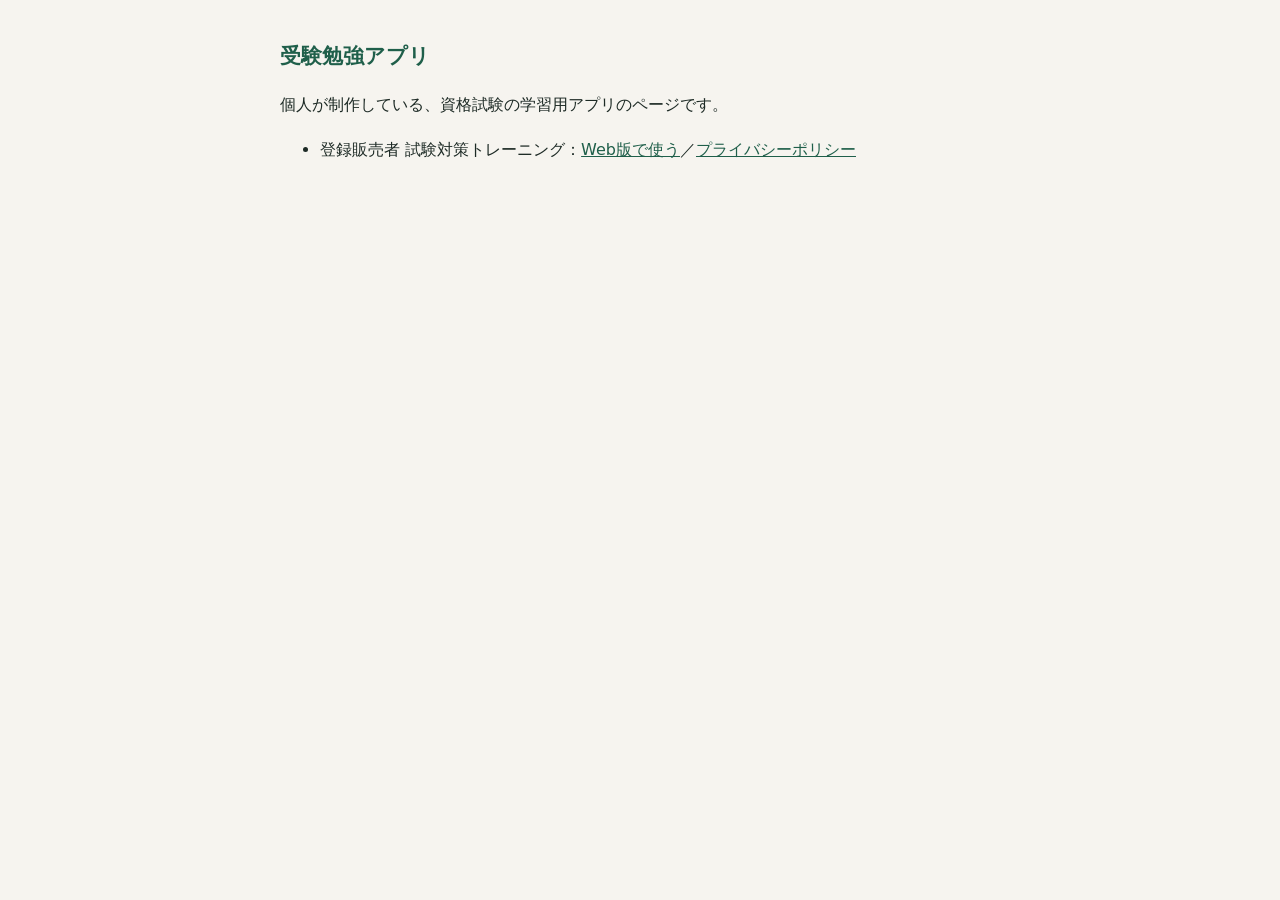
<file: index.html>
<!doctype html>
<html lang="ja">
<head>
<meta charset="utf-8">
<meta name="viewport" content="width=device-width, initial-scale=1">
<title>受験勉強アプリ</title>
<style>
  body { margin:0; background:#f6f4ef; color:#1d2a25; font-family:system-ui,-apple-system,"Hiragino Sans","Noto Sans JP",sans-serif; line-height:1.8; }
  main { max-width:720px; margin:0 auto; padding:24px 16px 48px; }
  h1 { font-size:1.3rem; color:#1f5f4a; }
  a { color:#1f5f4a; }
</style>
</head>
<body>
<main>
  <h1>受験勉強アプリ</h1>
  <p>個人が制作している、資格試験の学習用アプリのページです。</p>
  <ul>
    <li>登録販売者 試験対策トレーニング：<a href="touroku/app/">Web版で使う</a>／<a href="touroku/privacy.html">プライバシーポリシー</a></li>
  </ul>
</main>
</body>
</html>
</file>
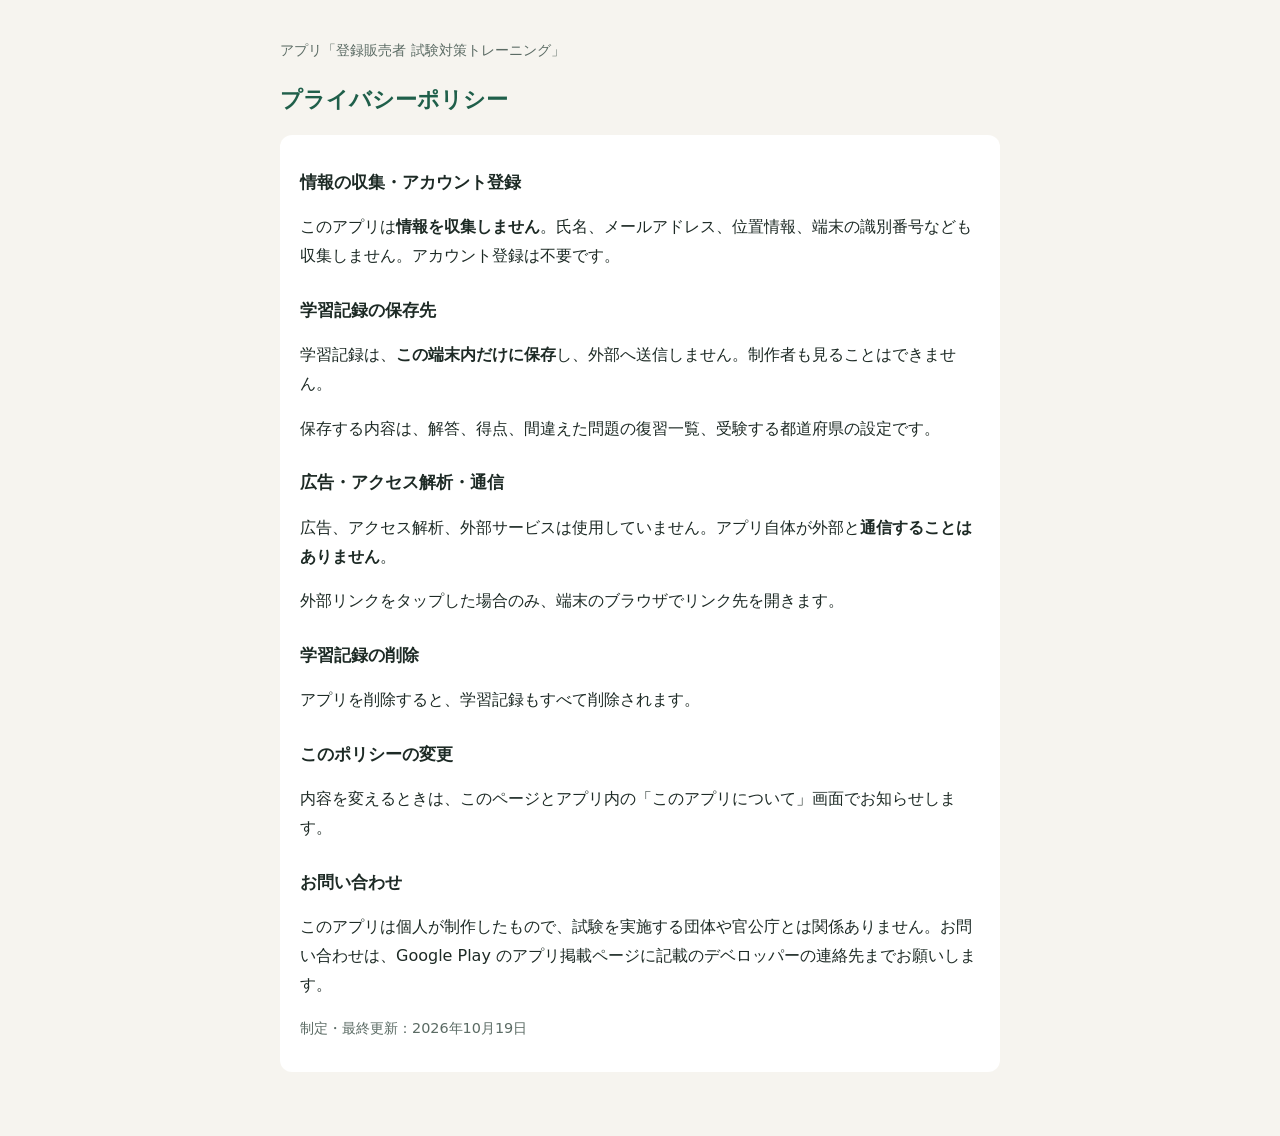
<file: touroku/privacy.html>
<!doctype html>
<html lang="ja">
<head>
<meta charset="utf-8">
<meta name="viewport" content="width=device-width, initial-scale=1">
<title>プライバシーポリシー｜登録販売者 試験対策トレーニング</title>
<style>
  :root { --fg:#1d2a25; --muted:#5b6b64; --accent:#1f5f4a; --bg:#f6f4ef; --card:#fff; }
  body { margin:0; background:var(--bg); color:var(--fg); font-family:system-ui,-apple-system,"Hiragino Sans","Noto Sans JP",sans-serif; line-height:1.8; }
  main { max-width:720px; margin:0 auto; padding:24px 16px 48px; }
  h1 { font-size:1.4rem; color:var(--accent); margin:8px 0 16px; }
  h2 { font-size:1.05rem; margin:24px 0 4px; }
  section { background:var(--card); border-radius:12px; padding:8px 20px 16px; margin-bottom:16px; }
  .muted { color:var(--muted); font-size:.9rem; }
</style>
</head>
<body>
<main>
  <p class="muted">アプリ「登録販売者 試験対策トレーニング」</p>
  <h1>プライバシーポリシー</h1>

  <section>
    <h2>情報の収集・アカウント登録</h2>
    <p>このアプリは<strong>情報を収集しません</strong>。氏名、メールアドレス、位置情報、端末の識別番号なども収集しません。アカウント登録は不要です。</p>

    <h2>学習記録の保存先</h2>
    <p>学習記録は、<strong>この端末内だけに保存</strong>し、外部へ送信しません。制作者も見ることはできません。</p>
    <p>保存する内容は、解答、得点、間違えた問題の復習一覧、受験する都道府県の設定です。</p>

    <h2>広告・アクセス解析・通信</h2>
    <p>広告、アクセス解析、外部サービスは使用していません。アプリ自体が外部と<strong>通信することはありません</strong>。</p>
    <p>外部リンクをタップした場合のみ、端末のブラウザでリンク先を開きます。</p>

    <h2>学習記録の削除</h2>
    <p>アプリを削除すると、学習記録もすべて削除されます。</p>

    <h2>このポリシーの変更</h2>
    <p>内容を変えるときは、このページとアプリ内の「このアプリについて」画面でお知らせします。</p>

    <h2>お問い合わせ</h2>
    <p>このアプリは個人が制作したもので、試験を実施する団体や官公庁とは関係ありません。お問い合わせは、Google Play のアプリ掲載ページに記載のデベロッパーの連絡先までお願いします。</p>

    <p class="muted">制定・最終更新：2026年10月19日</p>
  </section>
</main>
</body>
</html>
</file>
